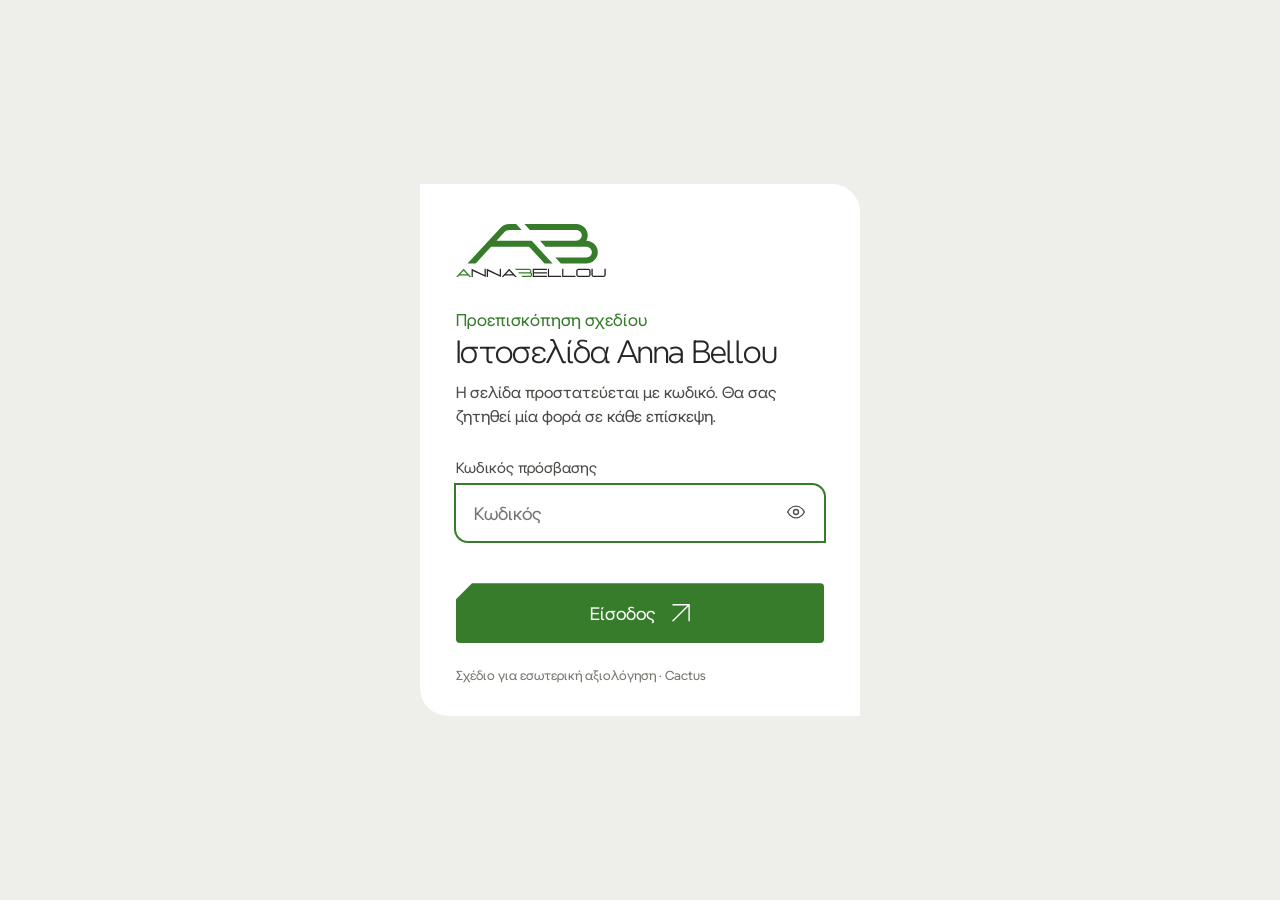
<file: index.html>
<!doctype html>
<html lang="el" class="staticrypt-html">
<head>
<meta charset="utf-8">
<title>Ιστοσελίδα Anna Bellou</title>
<meta name="viewport" content="width=device-width, initial-scale=1">
<meta name="robots" content="noindex, nofollow, noarchive">
<meta http-equiv="cache-control" content="max-age=0">
<meta http-equiv="cache-control" content="no-cache">
<meta http-equiv="expires" content="0">
<meta http-equiv="pragma" content="no-cache">
<link rel="icon" href="assets/brand/tractor.svg" type="image/svg+xml">
<style>
  @font-face { font-family: "Xmind"; src: url("assets/fonts/Xmind-Regular.ttf") format("truetype"); font-weight: 400; font-display: swap; }
  @font-face { font-family: "Xmind"; src: url("assets/fonts/Xmind-Light.ttf") format("truetype"); font-weight: 300; font-display: swap; }
  *, *::before, *::after { box-sizing: border-box; }
  html, body { margin: 0; min-height: 100%; }
  body { min-height: 100vh; display: grid; place-items: center; padding: 24px 16px; font-family: "Xmind", system-ui, sans-serif; color: #262626; background: #EEEFEB; -webkit-font-smoothing: antialiased; }
  .hidden { display: none !important; }
  .gate { width: 100%; max-width: 440px; padding: 40px 36px 32px; background: #fff; border-radius: 0 28px 0 28px; }
  .gate__logo { display: block; width: 150px; height: auto; margin-bottom: 32px; }
  .gate__k { margin: 0 0 4px; font-size: 17px; color: #367C2B; }
  .gate__t { margin: 0 0 10px; font-size: 32px; font-weight: 300; line-height: 1.1; letter-spacing: -.02em; }
  .gate__p { margin: 0 0 28px; font-size: 16px; line-height: 1.55; color: #4A4D47; }
  .gate label { display: block; margin-bottom: 8px; font-size: 15px; color: #4A4D47; }
  .gate__field { position: relative; }
  .gate input[type="password"], .gate input[type="text"] { width: 100%; height: 56px; padding: 0 52px 0 18px; border: 0; background: #F2F3F0; font: inherit; font-size: 18px; color: #262626; border-radius: 0 12px 0 12px; }
  .gate input:focus { outline: 2px solid #367C2B; outline-offset: 0; background: #fff; }
  .gate__eye { position: absolute; right: 6px; top: 6px; width: 44px; height: 44px; border: 0; background: none; cursor: pointer; color: #4A4D47; border-radius: 50%; }
  .gate__eye:hover { background: #E3E5DF; }
  .gate__err { min-height: 22px; margin: 8px 0 0; font-size: 14px; color: #B42318; }
  .gate__btn { position: relative; isolation: isolate; overflow: hidden; display: inline-flex; align-items: center; justify-content: center; gap: 16px; width: 100%; height: 60px; margin-top: 12px; border: 0; background: #367C2B; color: #fff; font: inherit; font-size: 18px; cursor: pointer; border-radius: 4px; clip-path: polygon(16px 0, 100% 0, 100% 100%, 0 100%, 0 16px); }
  .gate__btn::after { content: ""; position: absolute; inset: 0; z-index: -1; background: #262626; transform: translateY(101%); transition: transform .5s cubic-bezier(.16,1,.3,1); }
  .gate__btn:hover::after, .gate__btn:focus-visible::after { transform: none; }
  .gate__btn:focus-visible { outline: 2px solid #FFDD00; outline-offset: 2px; }
  .gate__foot { margin: 24px 0 0; font-size: 13px; color: #75786F; }
  .loading { display: grid; place-items: center; gap: 14px; color: #4A4D47; font-size: 15px; }
  .loading span { width: 34px; height: 34px; border-radius: 50%; border: 3px solid #E3E5DF; border-top-color: #367C2B; animation: spin .8s linear infinite; }
  @keyframes spin { to { transform: rotate(360deg); } }
  @media (prefers-reduced-motion: reduce) { .loading span { animation: none; } .gate__btn::after { transition: none; } }
</style>
</head>
<body>
  <div id="staticrypt_loading" class="loading"><span></span>Φόρτωση…</div>

  <main id="staticrypt_content" class="hidden">
    <form id="staticrypt-form" class="gate" action="#" method="post">
      <img class="gate__logo" src="assets/icons/logo.svg" width="168" height="60" alt="Anna Bellou">
      <p class="gate__k">Προεπισκόπηση σχεδίου</p>
      <h1 class="gate__t">Ιστοσελίδα Anna Bellou</h1>
      <p class="gate__p">Η σελίδα προστατεύεται με κωδικό. Θα σας ζητηθεί μία φορά σε κάθε επίσκεψη.</p>

      <label for="staticrypt-password">Κωδικός πρόσβασης</label>
      <div class="gate__field">
        <input id="staticrypt-password" type="password" name="password" placeholder="Κωδικός" autocomplete="off" autofocus required aria-describedby="gate-err">
        <button class="gate__eye" type="button" aria-label="Εμφάνιση κωδικού" aria-pressed="false">
          <svg width="20" height="20" viewBox="0 0 24 24" aria-hidden="true"><path d="M2 12s3.6-7 10-7 10 7 10 7-3.6 7-10 7S2 12 2 12Z" fill="none" stroke="currentColor" stroke-width="1.6"/><circle cx="12" cy="12" r="3" fill="none" stroke="currentColor" stroke-width="1.6"/></svg>
        </button>
      </div>
      <p class="gate__err" id="gate-err" role="alert"></p>

      <!-- always remember, but only for this browser tab (sessionStorage, patched in after encryption) -->
      <label id="staticrypt-remember-label" class="hidden"><input id="staticrypt-remember" type="checkbox" name="remember" checked>Να με θυμάσαι</label>

      <button class="gate__btn" type="submit">Είσοδος
        <svg width="18" height="18" viewBox="0 0 26 26" aria-hidden="true"><path d="M24.7 25V1H.7M24.7 1 .7 25" fill="none" stroke="currentColor" stroke-width="2"/></svg>
      </button>
      <p class="gate__foot">Σχέδιο για εσωτερική αξιολόγηση · Cactus</p>
    </form>
  </main>

  <script>
    const staticryptInitiator = ((function(){
  const exports = {};
  const cryptoEngine = ((function(){
  const exports = {};
  const { subtle } = crypto;

const IV_BITS = 16 * 8;
const HEX_BITS = 4;
const ENCRYPTION_ALGO = "AES-CBC";

/**
 * Translates between utf8 encoded hexadecimal strings
 * and Uint8Array bytes.
 */
const HexEncoder = {
    /**
     * hex string -> bytes
     * @param {string} hexString
     * @returns {Uint8Array}
     */
    parse: function (hexString) {
        if (hexString.length % 2 !== 0) throw "Invalid hexString";
        const arrayBuffer = new Uint8Array(hexString.length / 2);

        for (let i = 0; i < hexString.length; i += 2) {
            const byteValue = parseInt(hexString.substring(i, i + 2), 16);
            if (isNaN(byteValue)) {
                throw "Invalid hexString";
            }
            arrayBuffer[i / 2] = byteValue;
        }
        return arrayBuffer;
    },

    /**
     * bytes -> hex string
     * @param {Uint8Array} bytes
     * @returns {string}
     */
    stringify: function (bytes) {
        const hexBytes = [];

        for (let i = 0; i < bytes.length; ++i) {
            let byteString = bytes[i].toString(16);
            if (byteString.length < 2) {
                byteString = "0" + byteString;
            }
            hexBytes.push(byteString);
        }
        return hexBytes.join("");
    },
};

/**
 * Translates between utf8 strings and Uint8Array bytes.
 */
const UTF8Encoder = {
    parse: function (str) {
        return new TextEncoder().encode(str);
    },

    stringify: function (bytes) {
        return new TextDecoder().decode(bytes);
    },
};

/**
 * Salt and encrypt a msg with a password.
 */
async function encrypt(msg, hashedPassword) {
    // Must be 16 bytes, unpredictable, and preferably cryptographically random. However, it need not be secret.
    // https://developer.mozilla.org/en-US/docs/Web/API/SubtleCrypto/encrypt#parameters
    const iv = crypto.getRandomValues(new Uint8Array(IV_BITS / 8));

    const key = await subtle.importKey("raw", HexEncoder.parse(hashedPassword), ENCRYPTION_ALGO, false, ["encrypt"]);

    const encrypted = await subtle.encrypt(
        {
            name: ENCRYPTION_ALGO,
            iv: iv,
        },
        key,
        UTF8Encoder.parse(msg)
    );

    // iv will be 32 hex characters, we prepend it to the ciphertext for use in decryption
    return HexEncoder.stringify(iv) + HexEncoder.stringify(new Uint8Array(encrypted));
}
exports.encrypt = encrypt;

/**
 * Decrypt a salted msg using a password.
 *
 * @param {string} encryptedMsg
 * @param {string} hashedPassword
 * @returns {Promise<string>}
 */
async function decrypt(encryptedMsg, hashedPassword) {
    const ivLength = IV_BITS / HEX_BITS;
    const iv = HexEncoder.parse(encryptedMsg.substring(0, ivLength));
    const encrypted = encryptedMsg.substring(ivLength);

    const key = await subtle.importKey("raw", HexEncoder.parse(hashedPassword), ENCRYPTION_ALGO, false, ["decrypt"]);

    const outBuffer = await subtle.decrypt(
        {
            name: ENCRYPTION_ALGO,
            iv: iv,
        },
        key,
        HexEncoder.parse(encrypted)
    );

    return UTF8Encoder.stringify(new Uint8Array(outBuffer));
}
exports.decrypt = decrypt;

/**
 * Salt and hash the password so it can be stored in sessionStorage without opening a password reuse vulnerability.
 *
 * @param {string} password
 * @param {string} salt
 * @returns {Promise<string>}
 */
async function hashPassword(password, salt) {
    // we hash the password in multiple steps, each adding more iterations. This is because we used to allow less
    // iterations, so for backward compatibility reasons, we need to support going from that to more iterations.
    let hashedPassword = await hashLegacyRound(password, salt);

    hashedPassword = await hashSecondRound(hashedPassword, salt);

    return hashThirdRound(hashedPassword, salt);
}
exports.hashPassword = hashPassword;

/**
 * This hashes the password with 1k iterations. This is a low number, we need this function to support backwards
 * compatibility.
 *
 * @param {string} password
 * @param {string} salt
 * @returns {Promise<string>}
 */
function hashLegacyRound(password, salt) {
    return pbkdf2(password, salt, 1000, "SHA-1");
}
exports.hashLegacyRound = hashLegacyRound;

/**
 * Add a second round of iterations. This is because we used to use 1k, so for backwards compatibility with
 * remember-me/autodecrypt links, we need to support going from that to more iterations.
 *
 * @param hashedPassword
 * @param salt
 * @returns {Promise<string>}
 */
function hashSecondRound(hashedPassword, salt) {
    return pbkdf2(hashedPassword, salt, 14000, "SHA-256");
}
exports.hashSecondRound = hashSecondRound;

/**
 * Add a third round of iterations to bring total number to 600k. This is because we used to use 1k, then 15k, so for
 * backwards compatibility with remember-me/autodecrypt links, we need to support going from that to more iterations.
 *
 * @param hashedPassword
 * @param salt
 * @returns {Promise<string>}
 */
function hashThirdRound(hashedPassword, salt) {
    return pbkdf2(hashedPassword, salt, 585000, "SHA-256");
}
exports.hashThirdRound = hashThirdRound;

/**
 * Salt and hash the password so it can be stored in sessionStorage without opening a password reuse vulnerability.
 *
 * @param {string} password
 * @param {string} salt
 * @param {int} iterations
 * @param {string} hashAlgorithm
 * @returns {Promise<string>}
 */
async function pbkdf2(password, salt, iterations, hashAlgorithm) {
    const key = await subtle.importKey("raw", UTF8Encoder.parse(password), "PBKDF2", false, ["deriveBits"]);

    const keyBytes = await subtle.deriveBits(
        {
            name: "PBKDF2",
            hash: hashAlgorithm,
            iterations,
            salt: UTF8Encoder.parse(salt),
        },
        key,
        256
    );

    return HexEncoder.stringify(new Uint8Array(keyBytes));
}

function generateRandomSalt() {
    const bytes = crypto.getRandomValues(new Uint8Array(128 / 8));

    return HexEncoder.stringify(new Uint8Array(bytes));
}
exports.generateRandomSalt = generateRandomSalt;

async function signMessage(hashedPassword, message) {
    const key = await subtle.importKey(
        "raw",
        HexEncoder.parse(hashedPassword),
        {
            name: "HMAC",
            hash: "SHA-256",
        },
        false,
        ["sign"]
    );
    const signature = await subtle.sign("HMAC", key, UTF8Encoder.parse(message));

    return HexEncoder.stringify(new Uint8Array(signature));
}
exports.signMessage = signMessage;

function getRandomAlphanum() {
    const possibleCharacters = "abcdefghijklmnopqrstuvwxyzABCDEFGHIJKLMNOPQRSTUVWXYZ0123456789";

    let byteArray;
    let parsedInt;

    // Keep generating new random bytes until we get a value that falls
    // within a range that can be evenly divided by possibleCharacters.length
    do {
        byteArray = crypto.getRandomValues(new Uint8Array(1));
        // extract the lowest byte to get an int from 0 to 255 (probably unnecessary, since we're only generating 1 byte)
        parsedInt = byteArray[0] & 0xff;
    } while (parsedInt >= 256 - (256 % possibleCharacters.length));

    // Take the modulo of the parsed integer to get a random number between 0 and totalLength - 1
    const randomIndex = parsedInt % possibleCharacters.length;

    return possibleCharacters[randomIndex];
}

/**
 * Generate a random string of a given length.
 *
 * @param {int} length
 * @returns {string}
 */
function generateRandomString(length) {
    let randomString = "";

    for (let i = 0; i < length; i++) {
        randomString += getRandomAlphanum();
    }

    return randomString;
}
exports.generateRandomString = generateRandomString;

  return exports;
})());
const codec = ((function(){
  const exports = {};
  /**
 * Initialize the codec with the provided cryptoEngine - this return functions to encode and decode messages.
 *
 * @param cryptoEngine - the engine to use for encryption / decryption
 */
function init(cryptoEngine) {
    const exports = {};

    /**
     * Top-level function for encoding a message.
     * Includes password hashing, encryption, and signing.
     *
     * @param {string} msg
     * @param {string} password
     * @param {string} salt
     *
     * @returns {string} The encoded text
     */
    async function encode(msg, password, salt) {
        const hashedPassword = await cryptoEngine.hashPassword(password, salt);

        const encrypted = await cryptoEngine.encrypt(msg, hashedPassword);

        // we use the hashed password in the HMAC because this is effectively what will be used a password (so we can store
        // it in sessionStorage safely, we don't use the clear text password)
        const hmac = await cryptoEngine.signMessage(hashedPassword, encrypted);

        return hmac + encrypted;
    }
    exports.encode = encode;

    /**
     * Encode using a password that has already been hashed. This is useful to encode multiple messages in a row, that way
     * we don't need to hash the password multiple times.
     *
     * @param {string} msg
     * @param {string} hashedPassword
     *
     * @returns {string} The encoded text
     */
    async function encodeWithHashedPassword(msg, hashedPassword) {
        const encrypted = await cryptoEngine.encrypt(msg, hashedPassword);

        // we use the hashed password in the HMAC because this is effectively what will be used a password (so we can store
        // it in sessionStorage safely, we don't use the clear text password)
        const hmac = await cryptoEngine.signMessage(hashedPassword, encrypted);

        return hmac + encrypted;
    }
    exports.encodeWithHashedPassword = encodeWithHashedPassword;

    /**
     * Top-level function for decoding a message.
     * Includes signature check and decryption.
     *
     * @param {string} signedMsg
     * @param {string} hashedPassword
     * @param {string} salt
     * @param {int} backwardCompatibleAttempt
     * @param {string} originalPassword
     *
     * @returns {Object} {success: true, decoded: string} | {success: false, message: string}
     */
    async function decode(signedMsg, hashedPassword, salt, backwardCompatibleAttempt = 0, originalPassword = "") {
        const encryptedHMAC = signedMsg.substring(0, 64);
        const encryptedMsg = signedMsg.substring(64);
        const decryptedHMAC = await cryptoEngine.signMessage(hashedPassword, encryptedMsg);

        if (decryptedHMAC !== encryptedHMAC) {
            // we have been raising the number of iterations in the hashing algorithm multiple times, so to support the old
            // remember-me/autodecrypt links we need to try bringing the old hashes up to speed.
            originalPassword = originalPassword || hashedPassword;
            if (backwardCompatibleAttempt === 0) {
                const updatedHashedPassword = await cryptoEngine.hashThirdRound(originalPassword, salt);

                return decode(signedMsg, updatedHashedPassword, salt, backwardCompatibleAttempt + 1, originalPassword);
            }
            if (backwardCompatibleAttempt === 1) {
                let updatedHashedPassword = await cryptoEngine.hashSecondRound(originalPassword, salt);
                updatedHashedPassword = await cryptoEngine.hashThirdRound(updatedHashedPassword, salt);

                return decode(signedMsg, updatedHashedPassword, salt, backwardCompatibleAttempt + 1, originalPassword);
            }

            return { success: false, message: "Signature mismatch" };
        }

        return {
            success: true,
            decoded: await cryptoEngine.decrypt(encryptedMsg, hashedPassword),
        };
    }
    exports.decode = decode;

    return exports;
}
exports.init = init;

  return exports;
})());
const decode = codec.init(cryptoEngine).decode;

/**
 * Initialize the staticrypt module, that exposes functions callbable by the password_template.
 *
 * @param {{
 *  staticryptEncryptedMsgUniqueVariableName: string,
 *  isRememberEnabled: boolean,
 *  rememberDurationInDays: number,
 *  staticryptSaltUniqueVariableName: string,
 * }} staticryptConfig - object of data that is stored on the password_template at encryption time.
 *
 * @param {{
 *  rememberExpirationKey: string,
 *  rememberPassphraseKey: string,
 *  replaceHtmlCallback: function,
 *  clearLocalStorageCallback: function,
 * }} templateConfig - object of data that can be configured by a custom password_template.
 */
function init(staticryptConfig, templateConfig) {
    const exports = {};

    /**
     * Decrypt our encrypted page, replace the whole HTML.
     *
     * @param {string} hashedPassword
     * @returns {Promise<boolean>}
     */
    async function decryptAndReplaceHtml(hashedPassword) {
        const { staticryptEncryptedMsgUniqueVariableName, staticryptSaltUniqueVariableName } = staticryptConfig;
        const { replaceHtmlCallback } = templateConfig;

        const result = await decode(
            staticryptEncryptedMsgUniqueVariableName,
            hashedPassword,
            staticryptSaltUniqueVariableName
        );
        if (!result.success) {
            return false;
        }
        const plainHTML = result.decoded;

        // if the user configured a callback call it, otherwise just replace the whole HTML
        if (typeof replaceHtmlCallback === "function") {
            replaceHtmlCallback(plainHTML);
        } else {
            document.write(plainHTML);
            document.close();
        }

        return true;
    }

    /**
     * Attempt to decrypt the page and replace the whole HTML.
     *
     * @param {string} password
     * @param {boolean} isRememberChecked
     *
     * @returns {Promise<{isSuccessful: boolean, hashedPassword?: string}>} - we return an object, so that if we want to
     *   expose more information in the future we can do it without breaking the password_template
     */
    async function handleDecryptionOfPage(password, isRememberChecked) {
        const { staticryptSaltUniqueVariableName } = staticryptConfig;

        // decrypt and replace the whole page
        const hashedPassword = await cryptoEngine.hashPassword(password, staticryptSaltUniqueVariableName);
        return handleDecryptionOfPageFromHash(hashedPassword, isRememberChecked);
    }
    exports.handleDecryptionOfPage = handleDecryptionOfPage;

    async function handleDecryptionOfPageFromHash(hashedPassword, isRememberChecked) {
        const { isRememberEnabled, rememberDurationInDays } = staticryptConfig;
        const { rememberExpirationKey, rememberPassphraseKey } = templateConfig;

        const isDecryptionSuccessful = await decryptAndReplaceHtml(hashedPassword);

        if (!isDecryptionSuccessful) {
            return {
                isSuccessful: false,
                hashedPassword,
            };
        }

        // remember the hashedPassword and set its expiration if necessary
        if (isRememberEnabled && isRememberChecked) {
            window.sessionStorage.setItem(rememberPassphraseKey, hashedPassword);

            // set the expiration if the duration isn't 0 (meaning no expiration)
            if (rememberDurationInDays > 0) {
                window.sessionStorage.setItem(
                    rememberExpirationKey,
                    (new Date().getTime() + rememberDurationInDays * 24 * 60 * 60 * 1000).toString()
                );
            }
        }

        return {
            isSuccessful: true,
            hashedPassword,
        };
    }
    exports.handleDecryptionOfPageFromHash = handleDecryptionOfPageFromHash;

    /**
     * Clear localstorage from staticrypt related values
     */
    function clearLocalStorage() {
        const { clearLocalStorageCallback, rememberExpirationKey, rememberPassphraseKey } = templateConfig;

        if (typeof clearLocalStorageCallback === "function") {
            clearLocalStorageCallback();
        } else {
            sessionStorage.removeItem(rememberPassphraseKey);
            sessionStorage.removeItem(rememberExpirationKey);
        }
    }

    async function handleDecryptOnLoad() {
        let isSuccessful = await decryptOnLoadFromUrl();

        if (!isSuccessful) {
            isSuccessful = await decryptOnLoadFromRememberMe();
        }

        return { isSuccessful };
    }
    exports.handleDecryptOnLoad = handleDecryptOnLoad;

    /**
     * Clear storage if we are logging out
     *
     * @returns {boolean} - whether we logged out
     */
    function logoutIfNeeded() {
        const logoutKey = "staticrypt_logout";

        // handle logout through query param
        const queryParams = new URLSearchParams(window.location.search);
        if (queryParams.has(logoutKey)) {
            clearLocalStorage();
            return true;
        }

        // handle logout through URL fragment
        const hash = window.location.hash.substring(1);
        if (hash.includes(logoutKey)) {
            clearLocalStorage();
            return true;
        }

        return false;
    }

    /**
     * To be called on load: check if we want to try to decrypt and replace the HTML with the decrypted content, and
     * try to do it if needed.
     *
     * @returns {Promise<boolean>} true if we derypted and replaced the whole page, false otherwise
     */
    async function decryptOnLoadFromRememberMe() {
        const { rememberDurationInDays } = staticryptConfig;
        const { rememberExpirationKey, rememberPassphraseKey } = templateConfig;

        // if we are login out, terminate
        if (logoutIfNeeded()) {
            return false;
        }

        // if there is expiration configured, check if we're not beyond the expiration
        if (rememberDurationInDays && rememberDurationInDays > 0) {
            const expiration = sessionStorage.getItem(rememberExpirationKey),
                isExpired = expiration && new Date().getTime() > parseInt(expiration);

            if (isExpired) {
                clearLocalStorage();
                return false;
            }
        }

        const hashedPassword = sessionStorage.getItem(rememberPassphraseKey);

        if (hashedPassword) {
            // try to decrypt
            const isDecryptionSuccessful = await decryptAndReplaceHtml(hashedPassword);

            // if the decryption is unsuccessful the password might be wrong - silently clear the saved data and let
            // the user fill the password form again
            if (!isDecryptionSuccessful) {
                clearLocalStorage();
                return false;
            }

            return true;
        }

        return false;
    }

    async function decryptOnLoadFromUrl() {
        const passwordKey = "staticrypt_pwd";
        const rememberMeKey = "remember_me";

        // try to get the password from the query param (for backward compatibility - we now want to avoid this method,
        // since it sends the hashed password to the server which isn't needed)
        const queryParams = new URLSearchParams(window.location.search);
        const hashedPasswordQuery = queryParams.get(passwordKey);
        const rememberMeQuery = queryParams.get(rememberMeKey);

        const urlFragment = window.location.hash.substring(1);
        // get the password from the url fragment
        const hashedPasswordRegexMatch = urlFragment.match(new RegExp(passwordKey + "=([^&]*)"));
        const hashedPasswordFragment = hashedPasswordRegexMatch ? hashedPasswordRegexMatch[1] : null;
        const rememberMeFragment = urlFragment.includes(rememberMeKey);

        const hashedPassword = hashedPasswordFragment || hashedPasswordQuery;
        const rememberMe = rememberMeFragment || rememberMeQuery;

        if (hashedPassword) {
            return handleDecryptionOfPageFromHash(hashedPassword, rememberMe);
        }

        return false;
    }

    return exports;
}
exports.init = init;

  return exports;
})());
    const templateError = "Λάθος κωδικός. Δοκιμάστε ξανά.",
      templateToggleAltShow = "Εμφάνιση κωδικού",
      templateToggleAltHide = "Απόκρυψη κωδικού",
      isRememberEnabled = true,
      staticryptConfig = {"staticryptEncryptedMsgUniqueVariableName":"[base64]","isRememberEnabled":true,"rememberDurationInDays":0,"staticryptSaltUniqueVariableName":"f960964a5ca528f388eb1087293ee852"};

    const templateConfig = {
      rememberExpirationKey: "bellou_preview_expiration",
      rememberPassphraseKey: "bellou_preview_key",
      replaceHtmlCallback: null,
      clearLocalStorageCallback: null,
    };

    const staticrypt = staticryptInitiator.init(staticryptConfig, templateConfig);

    window.onload = async function () {
      const { isSuccessful } = await staticrypt.handleDecryptOnLoad();
      if (!isSuccessful) {
        document.getElementById("staticrypt_loading").classList.add("hidden");
        document.getElementById("staticrypt_content").classList.remove("hidden");
        document.getElementById("staticrypt-password").focus();
      }
    };

    const eye = document.querySelector(".gate__eye"), pw = document.getElementById("staticrypt-password");
    eye.addEventListener("click", function () {
      const show = pw.type === "password";
      pw.type = show ? "text" : "password";
      eye.setAttribute("aria-pressed", String(show));
      eye.setAttribute("aria-label", show ? templateToggleAltHide : templateToggleAltShow);
      pw.focus();
    });

    document.getElementById("staticrypt-form").addEventListener("submit", async function (e) {
      e.preventDefault();
      const err = document.getElementById("gate-err");
      err.textContent = "";
      const { isSuccessful } = await staticrypt.handleDecryptionOfPage(pw.value, true);
      if (!isSuccessful) { err.textContent = templateError; pw.select(); }
    });
  </script>
</body>
</html>
</file>
